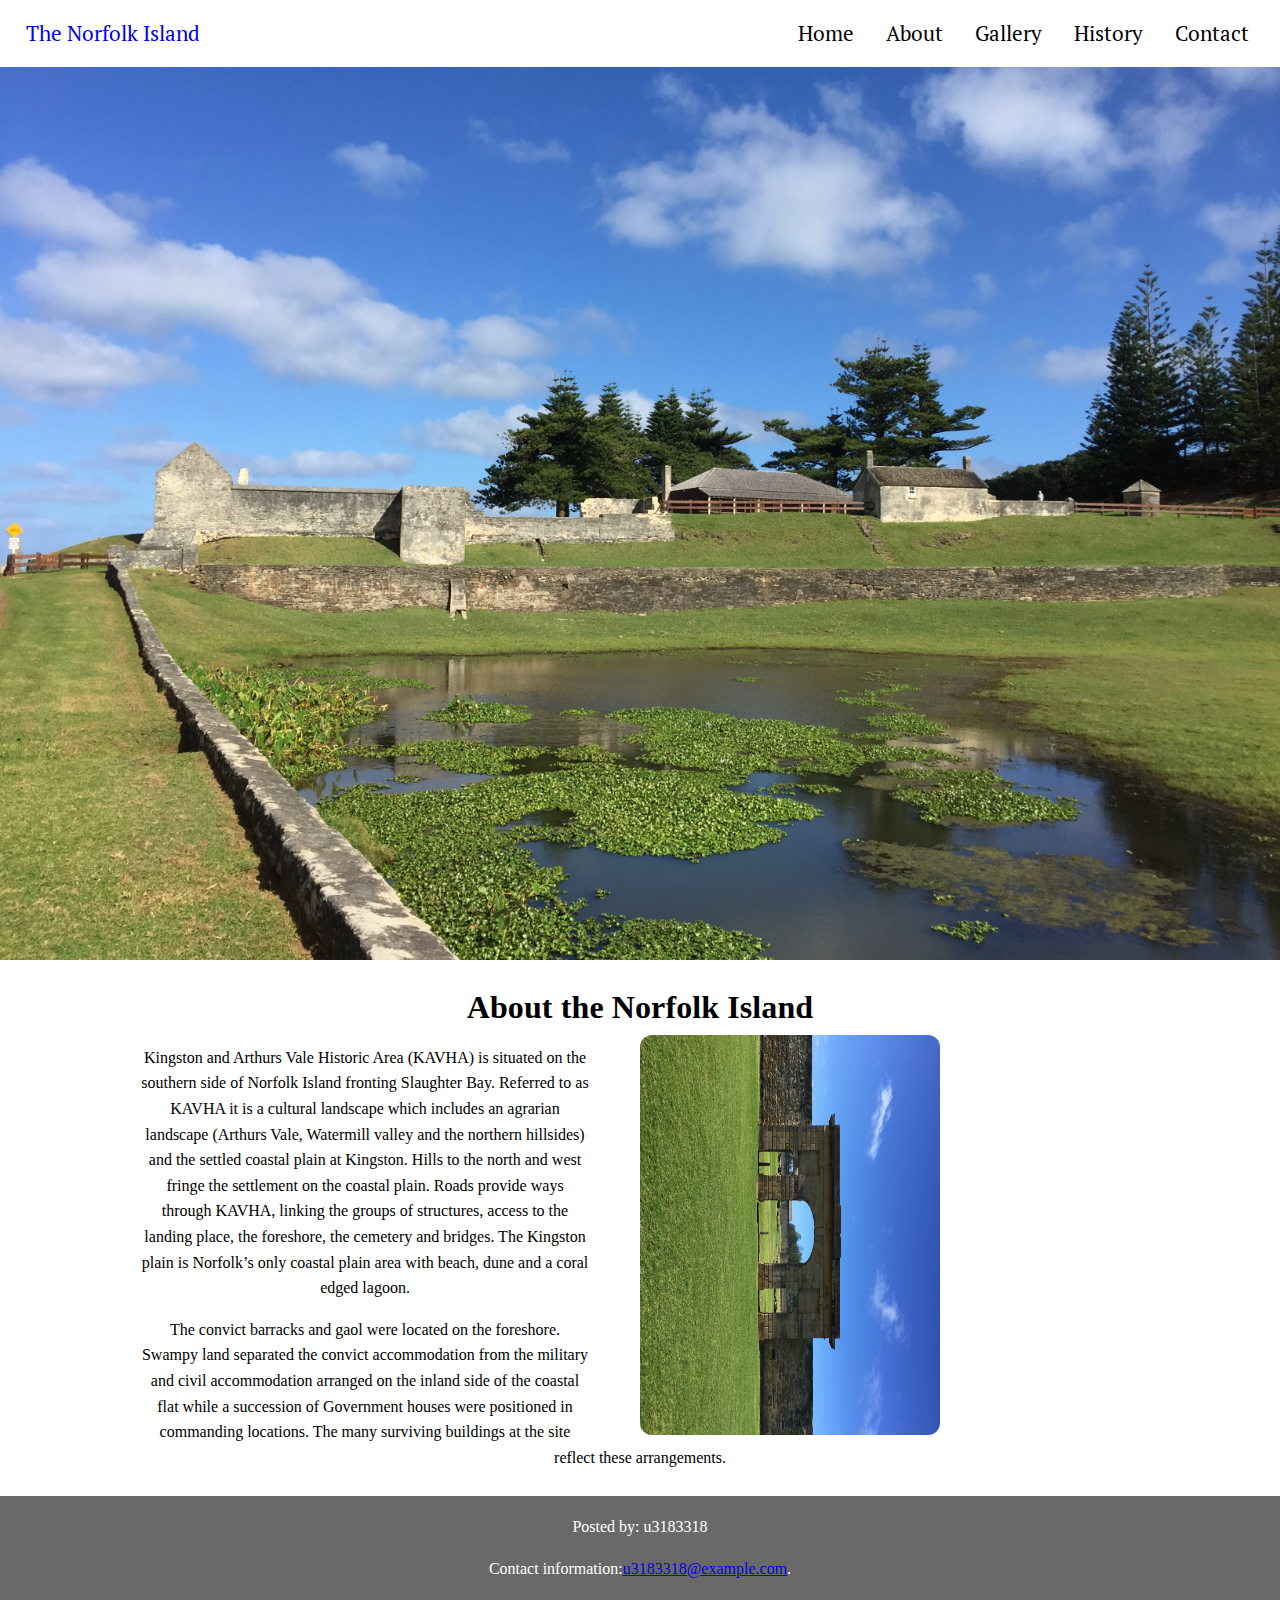
<file: site/about.html>
<!DOCTYPE html>

<html lang="en">

<head>
  <meta charset="utf-8"> 
  <meta name="creator" content="u3183318">
  <meta name="title" content="norfolk">
    
  <title>Home</title> 
  <link href="assets/css/style.css" rel="stylesheet" type="text/css">
  
  <link href="assets/css/reset.css" rel="stylesheet" >
  
</head>

<body>
  
    <!--Menubar-->
    <div class="menubar">
    <link href="https://fonts.googleapis.com/css?family=PT+Serif:400,700&display=swap" rel="stylesheet">
        <!--Leftside-->
        <div class="top-bar"><a href="index.html" class="top-bar-item top button">The Norfolk Island</a>
            
           <!--Right-sided navbar links-->
             <div class="top-right">
              <a href="index.html" class="top-bar-item top-button top-text">Home</a>
              <a href="about.html" class="top-bar-item top-button top-text">About</a>
              <a href="gallery.html" class="top-bar-item top-button top-text">Gallery</a>
              <a href="history.html" class="top-bar-item top-button top-text">History</a>
              <a href="contact.html" class="top-bar-item top-button top-text">Contact</a>
            
        

             </div>
        </div>
     </div>
    
    <!--Background image-->
    <div class="coverimg">
    <div class="banner">
			<img class="banner-image" src="assets/images/norfolk-island-16.jpg" >
        </div>
    </div>
    
    
    <main>
        
      <!--All the visible content goes here-->
      <section>
          <div class="container">
          <div class="text-center">
        <h1 class="newfont">About the Norfolk Island</h1>
               <p><img class="aboutimg" src="assets/images/norfolk-island-23.jpg"> 
        
              Kingston and Arthurs Vale Historic Area (KAVHA) is situated on the southern side of Norfolk Island fronting Slaughter Bay. Referred to as KAVHA it is a cultural landscape which includes an agrarian landscape (Arthurs Vale, Watermill valley and the northern hillsides) and the settled coastal plain at Kingston. Hills to the north and west fringe the settlement on the coastal plain. Roads provide ways through KAVHA, linking the groups of structures, access to the landing place, the foreshore, the cemetery and bridges. The Kingston plain is Norfolk’s only coastal plain area with beach, dune and a coral edged lagoon. 
              </p>
              <p>The convict barracks and gaol were located on the foreshore. Swampy land separated the convict accommodation from the military and civil accommodation arranged on the inland side of the coastal flat while a succession of Government houses were positioned in commanding locations. The many surviving buildings at the site reflect these arrangements. </p>
              </div>
          </div>
              </section>
           <!--Footer-->
    <footer class="footer">
      <p>Posted by: u3183318</p>
        <p>Contact information:<a href="u3183318@example.com">u3183318@example.com</a>.</p>
    
    </footer>

    </main>
    </body>
</html>
</file>
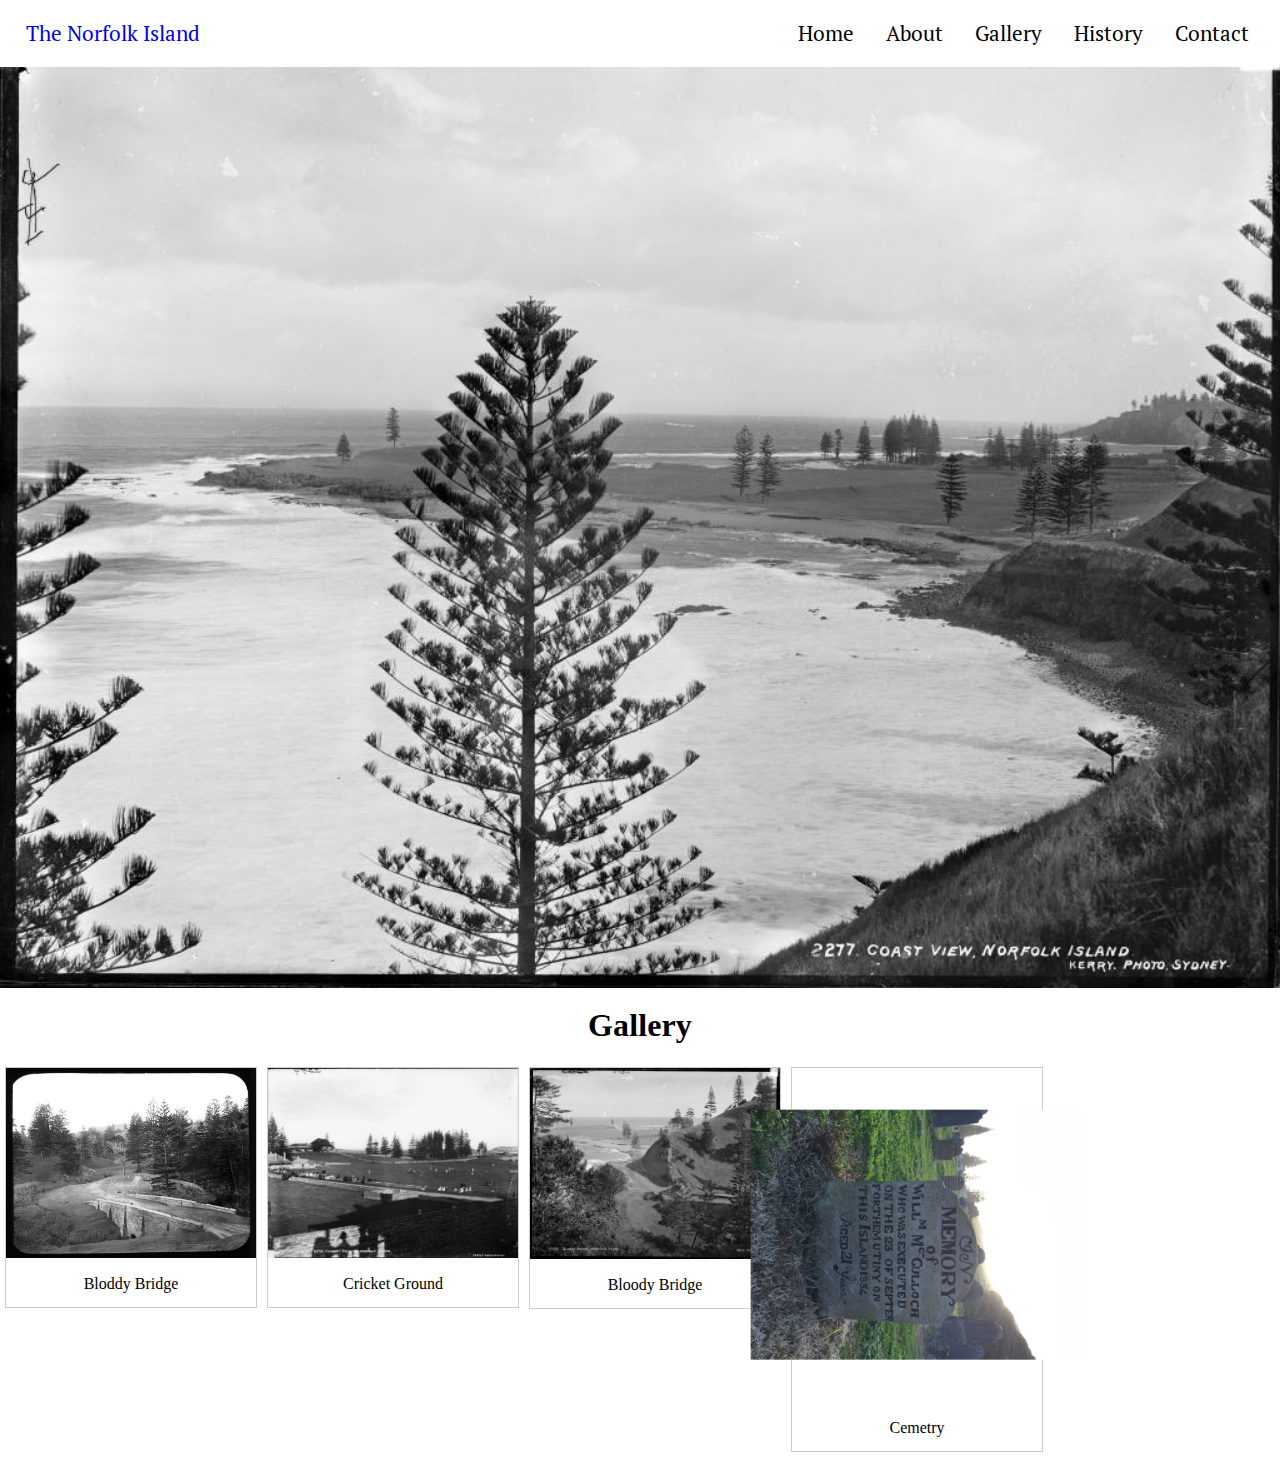
<file: site/gallery.html>
<!DOCTYPE html>

<html lang="en">

<head>
  <meta charset="utf-8"> 
  <meta name="creator" content="u3183318">
  <meta name="title" content="norfolk">
    
  <title>Home</title> 
  <link href="assets/css/style.css" rel="stylesheet" type="text/css">
  
  <link href="assets/css/reset.css" rel="stylesheet" >
  
</head>

<body>
  
    <!--Menubar-->
    <div class="menubar">
    <link href="https://fonts.googleapis.com/css?family=PT+Serif:400,700&display=swap" rel="stylesheet">
        <!--Leftside-->
        <div class="top-bar"><a href="index.html" class="top-bar-item top button">The Norfolk Island</a>
            
           <!--Right-sided navbar links-->
             <div class="top-right">
              <a href="index.html" class="top-bar-item top-button top-text">Home</a>
              <a href="about.html" class="top-bar-item top-button top-text">About</a>
              <a href="gallery.html" class="top-bar-item top-button top-text">Gallery</a>
              <a href="history.html" class="top-bar-item top-button top-text">History</a>
              <a href="contact.html" class="top-bar-item top-button top-text">Contact</a>
            
        

             </div>
        </div>
     </div>
    
    <!--Background image-->
    <div class="coverimg">
    <div class="banner">
			<img class="banner-image" src="assets/images/norfolk-island-7.jpg" >
        
        <main>
      <!--All the visible content goes here-->
    <section>
        <div class="container1">
        <h1 class="newfont">Gallery</h1>
            
        <div class="gallery">
  <a target="_blank" href="assets/images/norfolk-island-2.jpg">
    <img class="gal2"src="assets/images/norfolk-island-2.jpg" alt="Cinque Terre" width="600" height="400">
  </a>
  <div class="galdesc">Bloddy Bridge</div>
</div>

<div class="gallery">
  <a target="_blank" href="assets/images/norfolk-island-3.jpg">
    <img class="gal3"src="assets/images/norfolk-island-3.jpg" alt="Forest" width="600" height="400">
  </a>
  <div class="galdesc">Cricket Ground</div>
</div>

<div class="gallery">
  <a target="_blank" href="assets/images/norfolk-island-8.jpg">
    <img class="gal8"src="assets/images/norfolk-island-8.jpg" alt="Northern Lights" width="600" height="400">
  </a>
  <div class="galdesc">Bloody Bridge</div>
</div>

<div class="gallery2">
  <a target="_blank" href="assets/images/norfolk-island-20.jpg">
    <img class="gal20"src="assets/images/norfolk-island-20.jpg" alt="Mountains" width="600" height="400" >
  </a>
  <div class="galdesc">Cemetry</div>
</div>    
            
        </div>
</file>
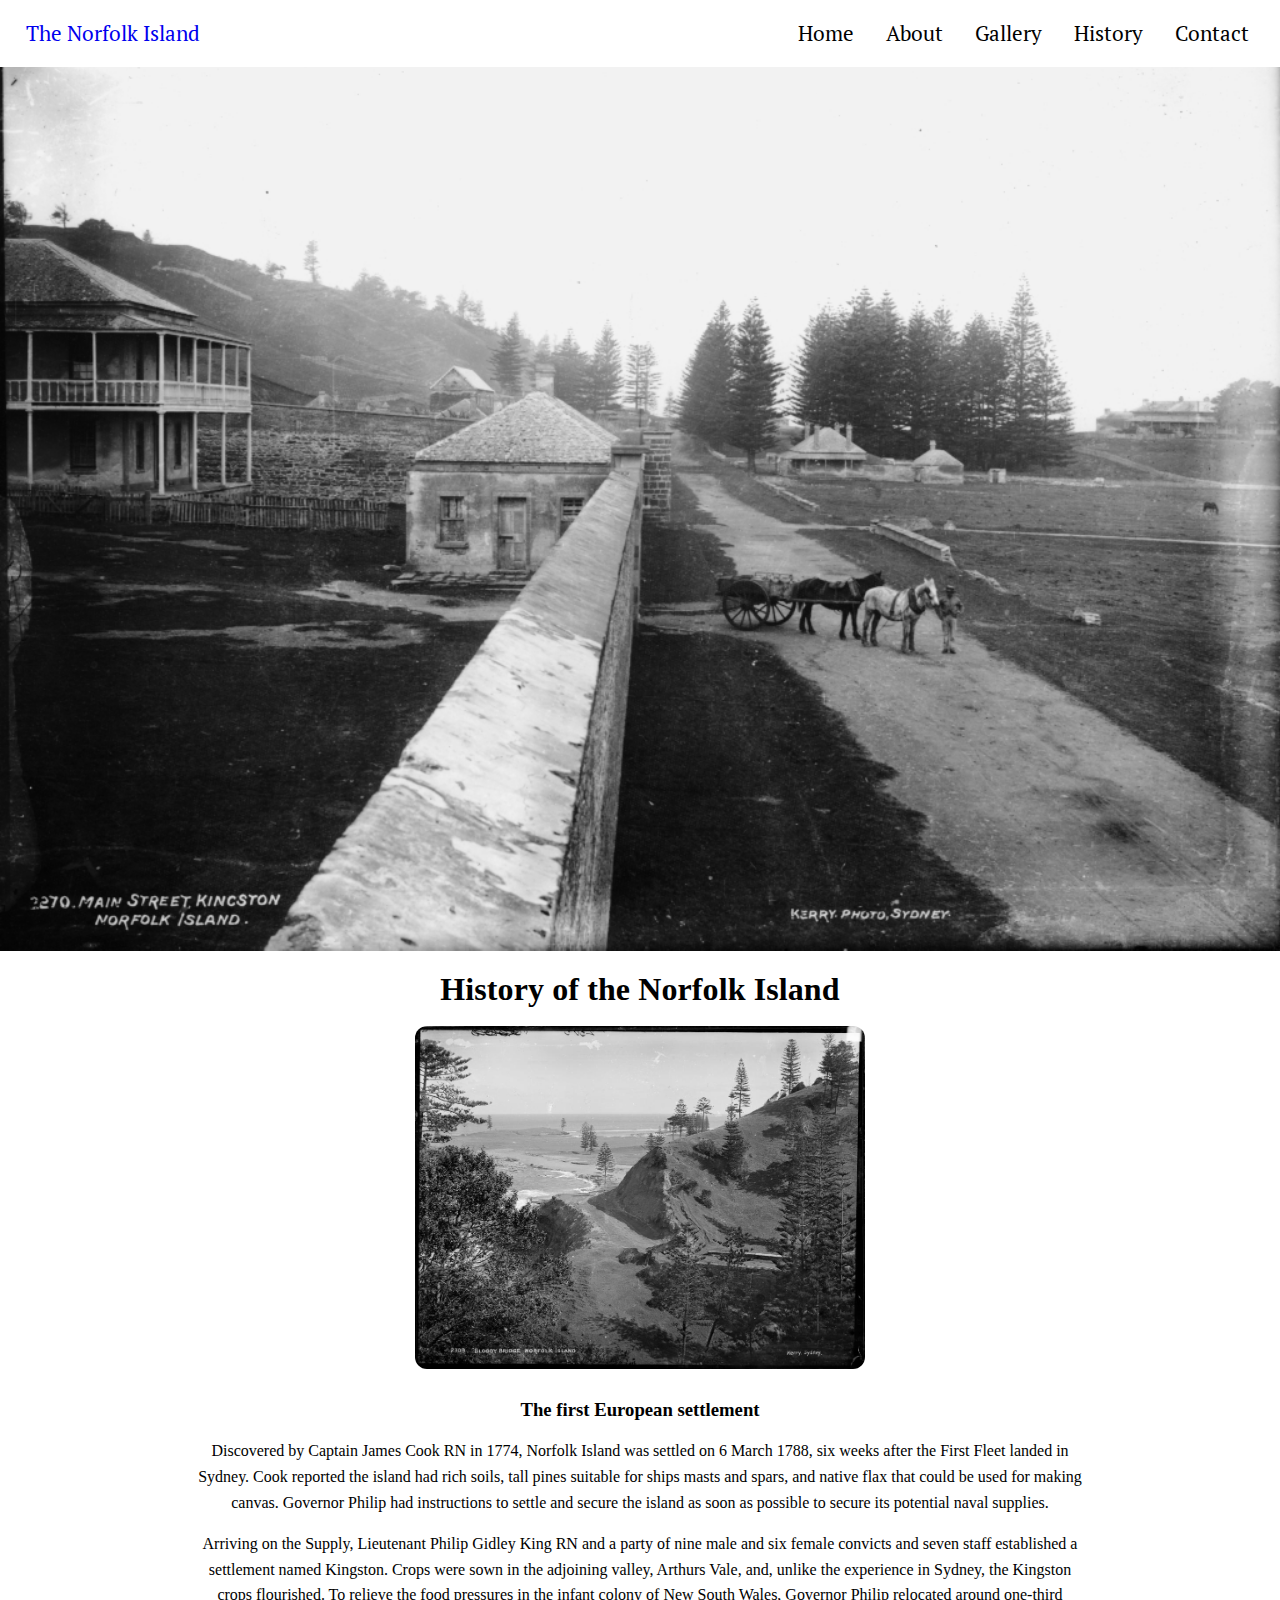
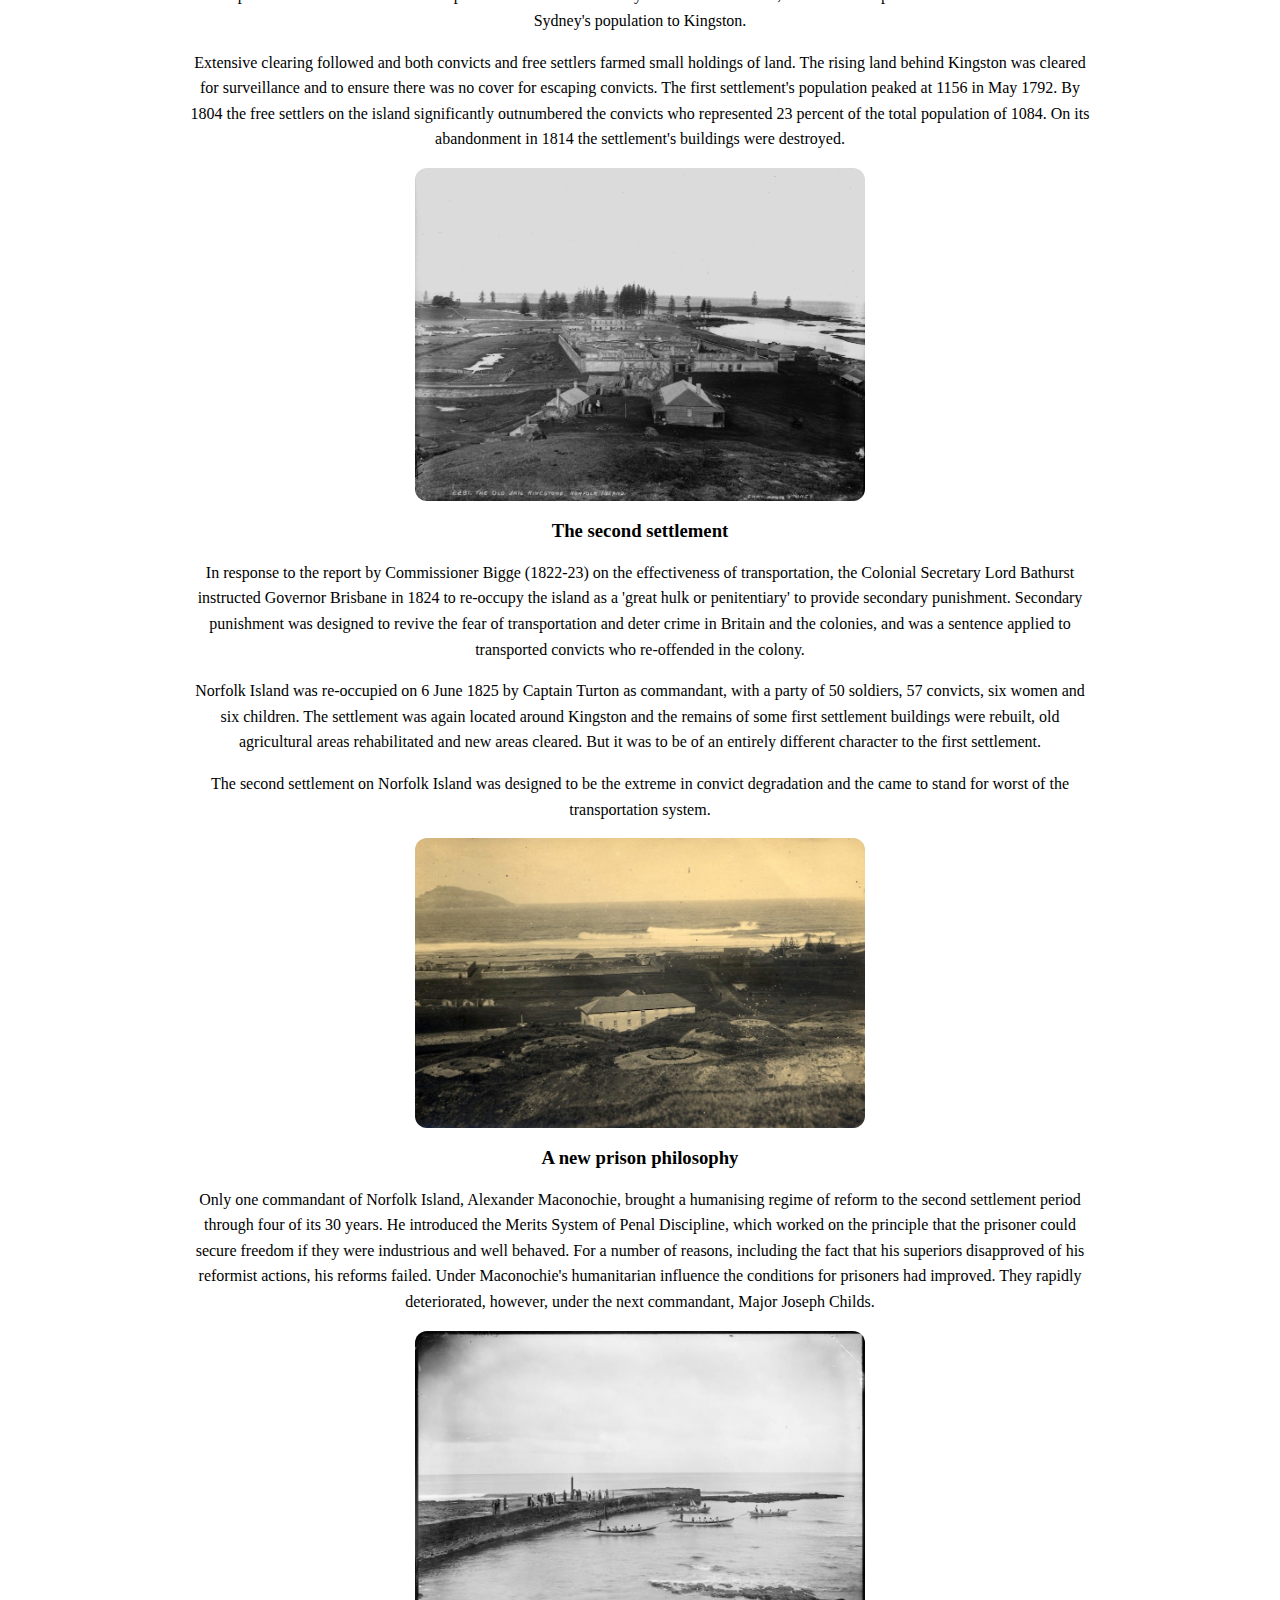
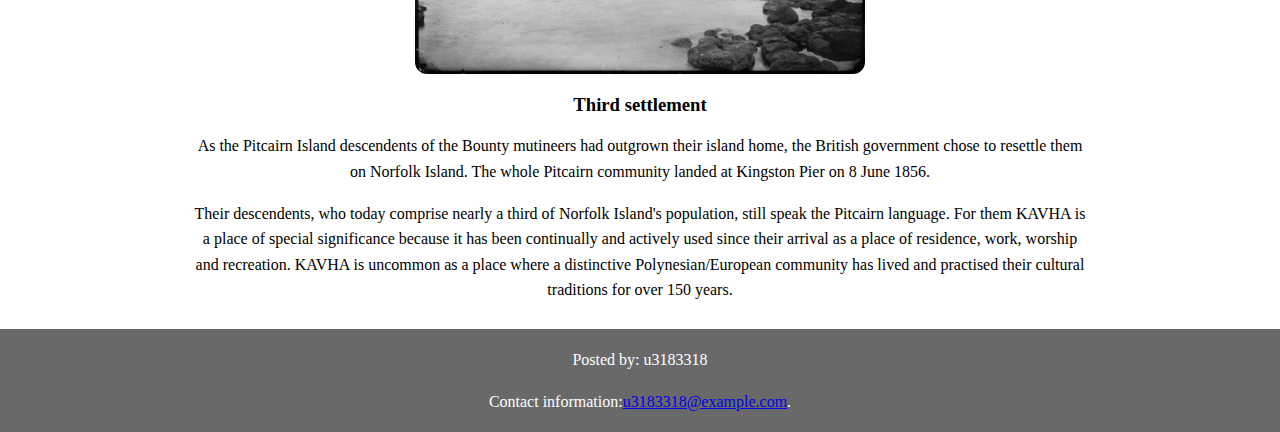
<file: site/history.html>
<!DOCTYPE html>

<html lang="en">

<head>
  <meta charset="utf-8"> 
  <meta name="creator" content="u3183318">
  <meta name="title" content="norfolk">
    
  <title>Home</title> 
  <link href="assets/css/style.css" rel="stylesheet" type="text/css">
  
  <link href="assets/css/reset.css" rel="stylesheet" >
  
</head>

<body>
  
    <!--Menubar-->
    <div class="menubar">
    <link href="https://fonts.googleapis.com/css?family=PT+Serif:400,700&display=swap" rel="stylesheet">
        <!--Leftside-->
        <div class="top-bar"><a href="index.html" class="top-bar-item top button">The Norfolk Island</a>
            
           <!--Right-sided navbar links-->
             <div class="top-right">
              <a href="index.html" class="top-bar-item top-button top-text">Home</a>
              <a href="about.html" class="top-bar-item top-button top-text">About</a>
              <a href="gallery.html" class="top-bar-item top-button top-text">Gallery</a>
              <a href="history.html" class="top-bar-item top-button top-text">History</a>
              <a href="contact.html" class="top-bar-item top-button top-text">Contact</a>
            
        

             </div>
        </div>
     </div>
    <!--Background image-->
    <div class="coverimg">
    <div class="banner">
			<img class="banner-image" src="assets/images/norfolk-island-4.jpg" >
        </div>
    </div>
    
    <main>
        
      <!--All the visible content goes here-->
      <section>
          <div class="text-center">
        <h1 class="newfont">History of the Norfolk Island</h1>
        
        <img class="history1"src="assets/images/norfolk-island-8.jpg">
      <div class="container3">
      
       <h3>The first European settlement</h3>
       <p>Discovered by Captain James Cook RN in 1774, Norfolk Island was settled on 6 March 1788, six weeks after the First Fleet landed in Sydney. Cook reported the island had rich soils, tall pines suitable for ships masts and spars, and native flax that could be used for making canvas. Governor Philip had instructions to settle and secure the island as soon as possible to secure its potential naval supplies.

</p>
          
          <p>Arriving on the Supply, Lieutenant Philip Gidley King RN and a party of nine male and six female convicts and seven staff established a settlement named Kingston. Crops were sown in the adjoining valley, Arthurs Vale, and, unlike the experience in Sydney, the Kingston crops flourished. To relieve the food pressures in the infant colony of New South Wales, Governor Philip relocated around one-third Sydney's population to Kingston.</p>
          <p>Extensive clearing followed and both convicts and free settlers farmed small holdings of land. The rising land behind Kingston was cleared for surveillance and to ensure there was no cover for escaping convicts. The first settlement's population peaked at 1156 in May 1792. By 1804 the free settlers on the island significantly outnumbered the convicts who represented 23 percent of the total population of 1084. On its abandonment in 1814 the settlement's buildings were destroyed.</p>
        
          
        
        
        
    
        <img class="history1"src="assets/images/norfolk-island-1.jpg">
        <h3>The second settlement</h3>
        <p>In response to the report by Commissioner Bigge (1822-23) on the effectiveness of transportation, the Colonial Secretary Lord Bathurst instructed Governor Brisbane in 1824 to re-occupy the island as a 'great hulk or penitentiary' to provide secondary punishment. Secondary punishment was designed to revive the fear of transportation and deter crime in Britain and the colonies, and was a sentence applied to transported convicts who re-offended in the colony.</p>
        <p>Norfolk Island was re-occupied on 6 June 1825 by Captain Turton as commandant, with a party of 50 soldiers, 57 convicts, six women and six children. The settlement was again located around Kingston and the remains of some first settlement buildings were rebuilt, old agricultural areas rehabilitated and new areas cleared. But it was to be of an entirely different character to the first settlement.</p>
        <p>The second settlement on Norfolk Island was designed to be the extreme in convict degradation and the came to stand for worst of the transportation system.</p>
    
        
        
            <img class="history1" src="assets/images/norfolk-island-12.jpg">
            <h3>A new prison philosophy</h3>
            <p>Only one commandant of Norfolk Island, Alexander Maconochie, brought a humanising regime of reform to the second settlement period through four of its 30 years. He introduced the Merits System of Penal Discipline, which worked on the principle that the prisoner could secure freedom if they were industrious and well behaved. For a number of reasons, including the fact that his superiors disapproved of his reformist actions, his reforms failed. Under Maconochie's humanitarian influence the conditions for prisoners had improved. They rapidly deteriorated, however, under the next commandant, Major Joseph Childs.</p>
        
          
        
        <img class="history1"src="assets/images/norfolk-island-6.jpg">
        <h3>Third settlement</h3>
        <p>As the Pitcairn Island descendents of the Bounty mutineers had outgrown their island home, the British government chose to resettle them on Norfolk Island. The whole Pitcairn community landed at Kingston Pier on 8 June 1856.</p>
        <p>Their descendents, who today comprise nearly a third of Norfolk Island's population, still speak the Pitcairn language. For them KAVHA is a place of special significance because it has been continually and actively used since their arrival as a place of residence, work, worship and recreation. KAVHA is uncommon as a place where a distinctive Polynesian/European community has lived and practised their cultural traditions for over 150 years.</p>
          </div>
              </div>
        </section>
        
    </main>
    </body>
    
    <!--Footer-->
    <footer class="footer">
      <p>Posted by: u3183318</p>
        <p>Contact information:<a href="u3183318@example.com">u3183318@example.com</a>.</p>
    
    </footer>






</html>
</file>
<file: site/assets/css/style.css>
/* CSS file */

/*This is a CSS rule: a selector followed by curly brackets*/


/*Style for body*/
body {
    font-family: "Times New Roman", Georgia, Serif;
    margin: 0;
    padding: 0;
    overflow-x:hidden;
    background-color:white;
    
}
p{
    line-height: 1.6;
}
h1 {
    font-family: "Playfair Display";
    letter-spacing: 5px;
}
h2,h3{
    font-family: "Playfair Display";
}
.newfont{
    font-family: 'Roboto Slab', serif;
    text-align: center;
    letter-spacing: 0.1px;
}
.newfont1{
    font-family: 'Slabo 27px', serif;
    font-size:18px; 
    text-align: center;
}
.newfont2{
    font-family: "helvetica";
    font-style: oblique;
    text-align: center;
}

/*Footer*/
.footer{
    background-color:#696969;
    text-align: center;
    color:white;
    margin-bottom: 0;
    padding: 2px;
    
}

/*header and navigation*/
.menubar{ 
    top:0;
    padding:15px 10px;
    position:fixed;
    z-index:1;
    width:100%;
    background-color: #fff;
    color: #000;
    font-family: 'PT Serif', serif;

    font-size: 21px; 
}
.top-bar{
    width:100%;
    overflow:hidden;
}
.top-right{
    float: right;
    padding-right: 25px; 
}
.top-bar-item{
        padding:8px 16px;
        float:left;
        width:auto;
        border:none;
        display:block;
        outline:0;
        text-decoration: none;
}
.top-button{
    white-space:normal;
    color:#000;
}

.top-text:hover{
    color:darkblue;
}


/*Content*/
.container{
    width:1000px;
    margin-top: 0;
    margin-bottom: 0;
    margin-left: auto;
    margin-right: auto;
    height: auto;
    padding-top: 10px;
    padding-bottom: 10px;
    padding-left: 25px;
    padding-right: 25px;
    background-color:white; 
}

.container2{
    width:1465px;
    margin-top: -10px;
    margin-bottom: 0;
    margin-left: auto;
    margin-right: auto;
    height: auto;
    padding-top: 10px;
    padding-bottom: 10px;
    padding-left: 25px;
    padding-right: 25px;
    background-color:#F0F8FF; 
    
}

     
.container3{
    width:900px;
    margin-top: 0;
    margin-bottom: 0;
    margin-left: auto;
    margin-right: auto;
    height: auto;
    padding-top: 10px;
    padding-bottom: 10px;
    padding-left: 25px;
    padding-right: 25px;
    background-color:white; 
}


.text-center{
    text-align: center;
}
/*Divide page into 2 and 3 sections*/
.row{
    display: flex;
}
.col2{
    flex: 50%;
    padding: 25px;
}
.col3{
    flex: 33.33%;
    padding: 10px;
    height: 400px;
    
}
.col3 img{
    width: 300px;
    height: 300px;
    
    
}
.col3 h4{
    text-align: center;
}

/*Images setting for whole website*/
.bgimg{
    height: 50px;
    max-width: 100%;
}
.banner{
    width: 100%;
    display: block;
}

.banner-image{
    width:100%;
    display: block;
    
}
/*banner text setting*/

.centered {
  position: absolute;
  top: 21%;
  left: 50%;
  transform: translate(-50%, -50%);
  color: white;
  font-size: 45px;
  font-family: 'Permanent Marker', cursive;
}


.imgHis1{
    float: right;
    margin: 0px 0px 15px 20px;
}
#imgHis2{
    float: left;
    margin: 0px 20px 15px 0px;}
    
#imgbox1{
      transform: rotate(90deg);
      margin: 25px 75px 0px 100px;
}

#imgbox2{
    transform: rotate(90deg);
    margin: 25px 75px 0px 100px;
}
    
     
#imgbox3{
    margin-right: 75px;
    margin: 25px 100px 0px 75px;
}


/*button setting*/
/* Container needed to position the button. Adjust the width as needed */
.btnimg1 {
  position: relative;
  width: 50%;
}

/* Make the image responsive */
.btnimg1 {
  width: 100%;
  height: auto;
}

/* Style the button and place it in the middle of the container image */
.btnimg1 .btn {
  position: absolute;
  top: 80%;
  left: 50%;
  transform: translate(-50%, -50%);
  -ms-transform: translate(-50%, -50%);
  background-color: #555;
  color: white;
  font-size: 16px;
  padding: 12px 24px;
  border: none;
  cursor: pointer;
  border-radius: 5px;
}

.btnimg1 .btn:hover {
  background-color: black;
}

/*locationimages external from Home*/
.wall-image{
    transform: rotate(90deg);
    width:450px;
    height: 450px;
}

.office-image{
    transform: rotate(90deg);
    width:450px;
    height: 500px;
}

.store-image{
    height:500px;

}

/*History Image*/

.history1{
    border-radius: 12px;
    width: 450px;
    max-width: 100%;
    height:auto;
    }

/*About Image*/

.aboutimg{
    transform: rotate(90deg);
    width:400px;
    height:300px;
    margin-top: 40px;
    margin-bottom: 45px;
    margin-right:150px;
    float:right;
    border-radius: 12px;
}

/*Gallery*/

div.gallery {
  margin: 5px;
  border: 1px solid #ccc;
  float: left;
  width: 250px;
}

div.gallery:hover {
  border: 1px solid #777;
}

div.gallery img {
  width: 100%;
  height: auto;
}

div.galdesc {
  padding: 15px;
  text-align: center;
}

/*gal20*/
div.gallery2 {
  margin: 5px;
  border: 1px solid #ccc;
  float: left;
  width: 250px;
  
}

div.gallery2:hover {
  border: 1px solid #777;
}


div.gallery2 img {
  width: 100%;
  height: auto;
  object-fit: fill;
}

.gal20{
    transform: rotate(90deg);
    
}
</file>
